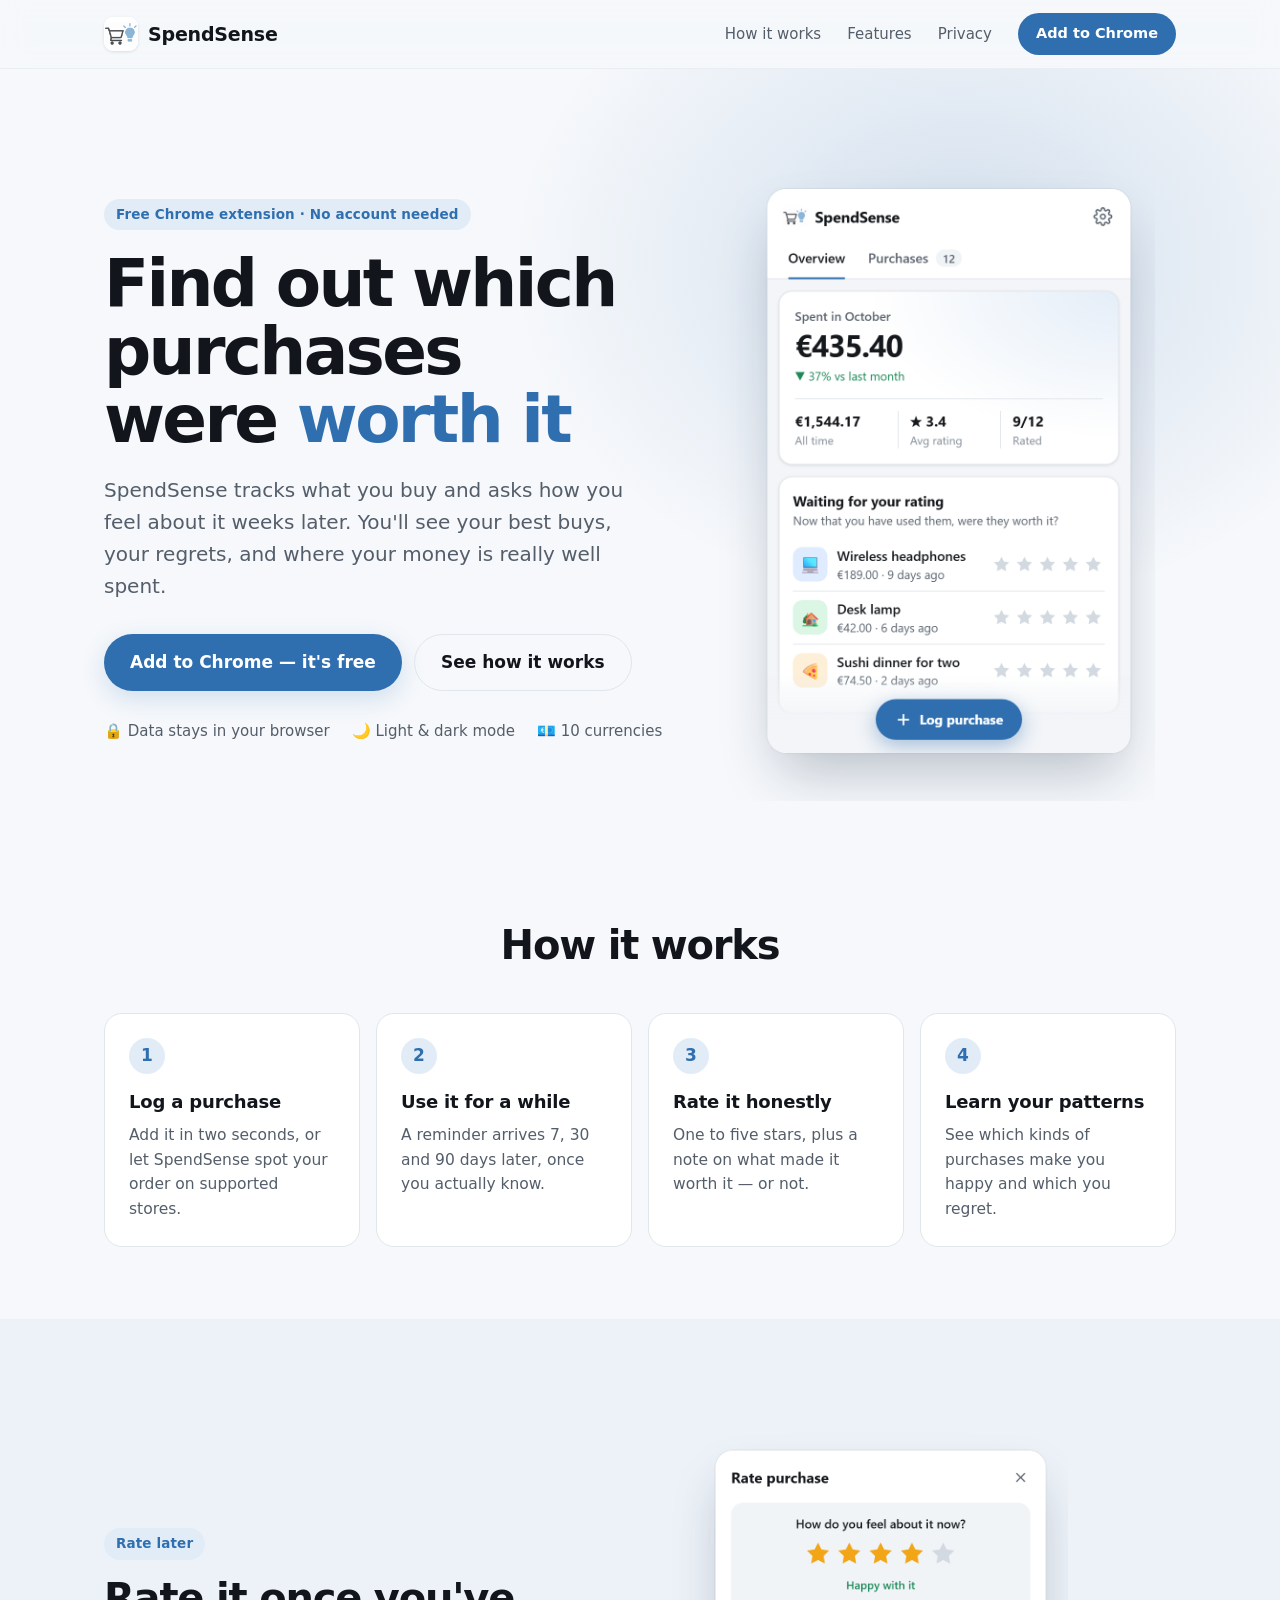
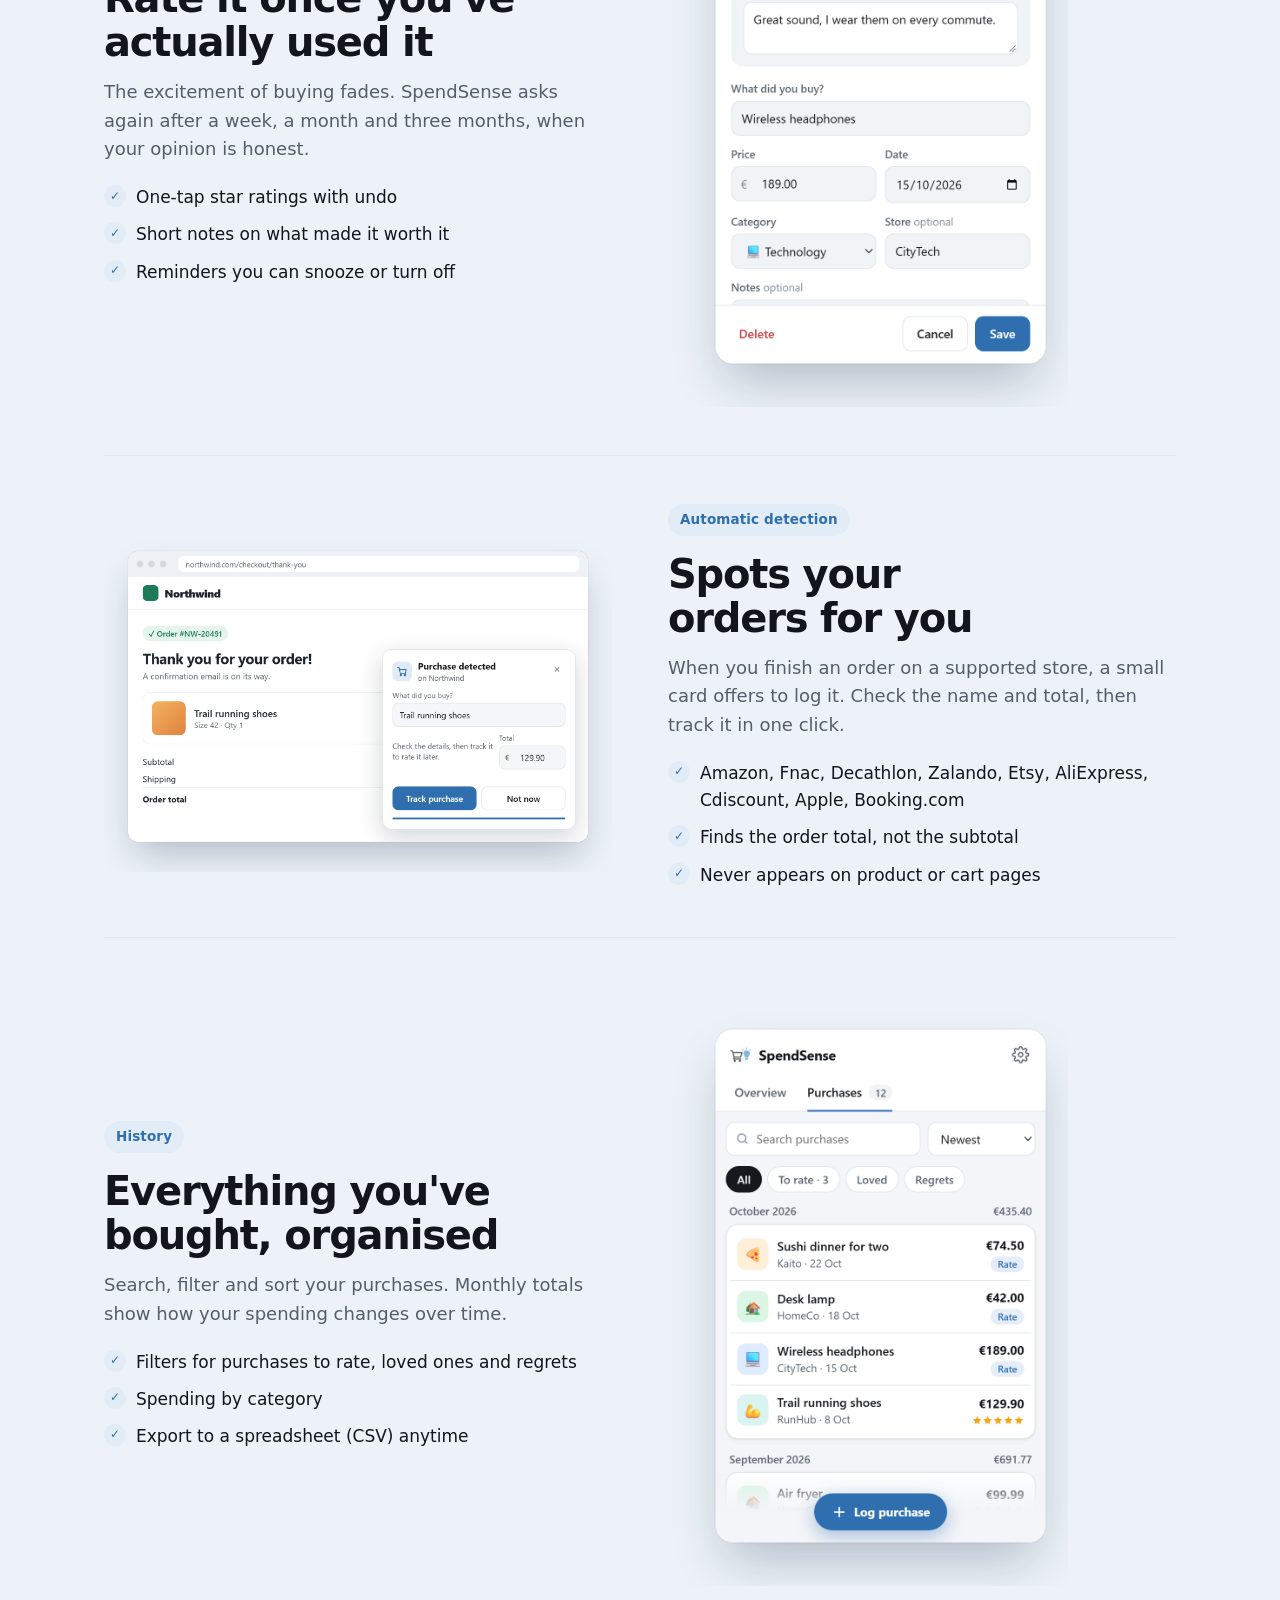
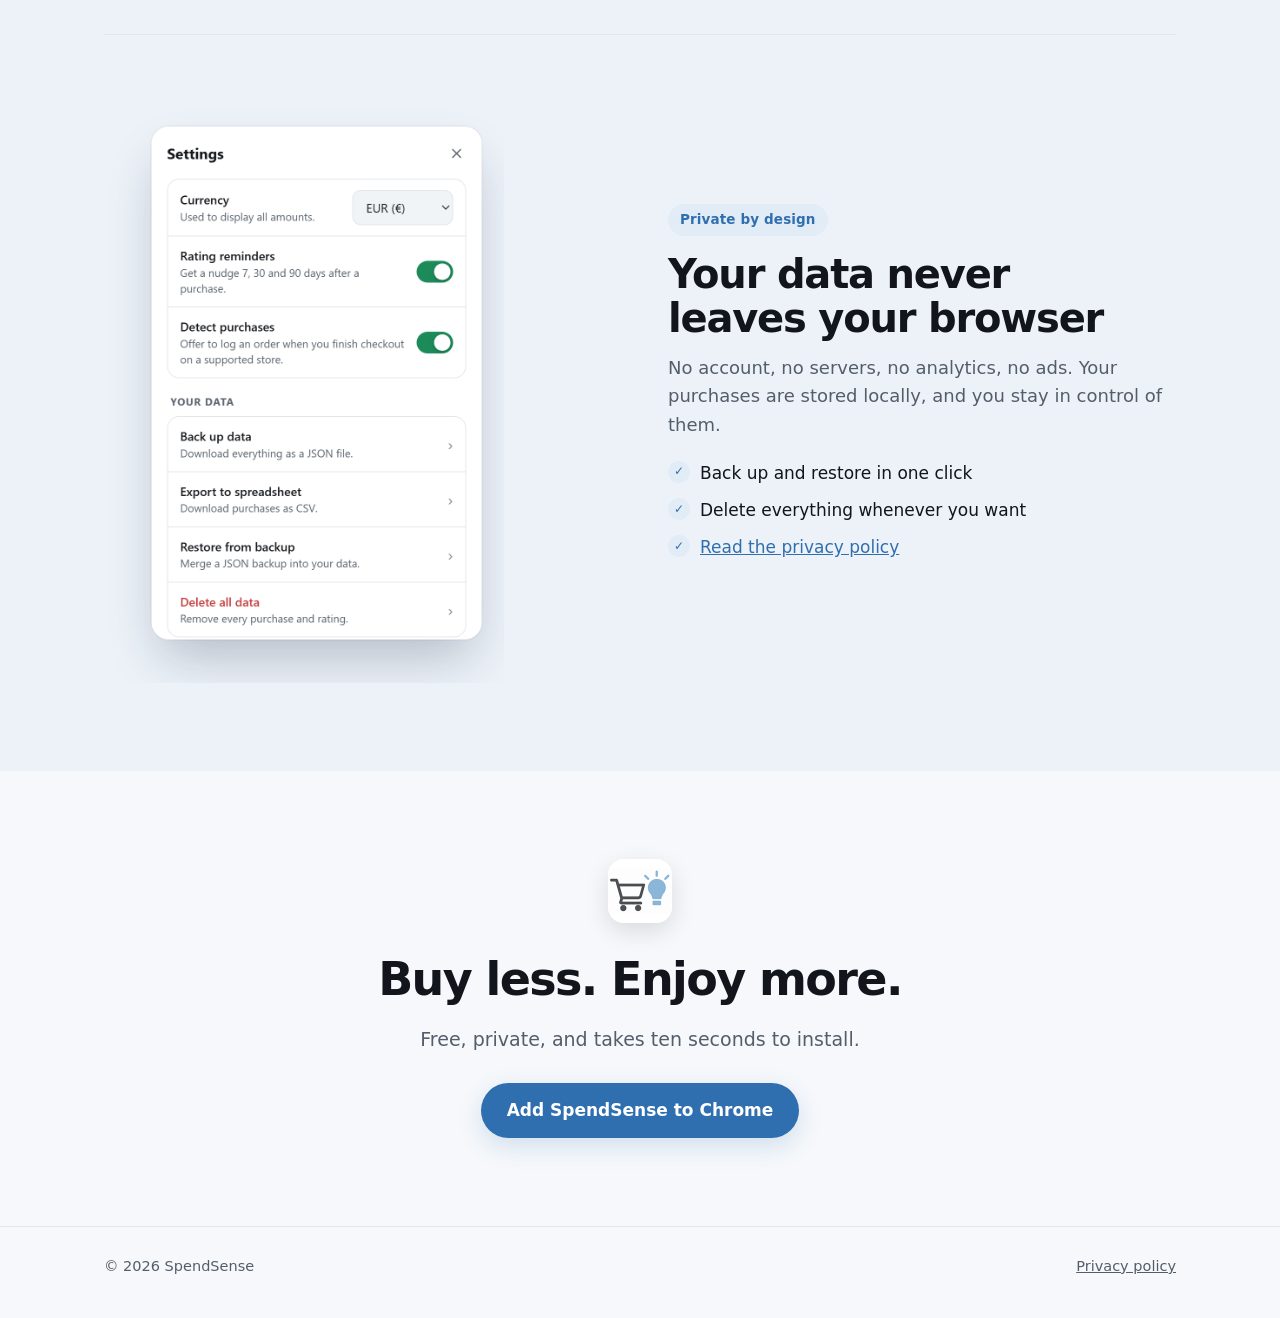
<file: index.html>
<!doctype html>
<html lang="en">
<head>
  <meta charset="utf-8">
  <meta name="viewport" content="width=device-width, initial-scale=1">
  <title>SpendSense — find out which purchases were worth it</title>
  <meta name="description" content="A free Chrome extension to log your purchases, rate them after using them, and learn which ones were really worth the money. Private: your data never leaves your browser.">
  <meta property="og:title" content="SpendSense — find out which purchases were worth it">
  <meta property="og:description" content="Log what you buy, rate it weeks later, and learn where your money is well spent. Free and private Chrome extension.">
  <meta property="og:image" content="https://guigui34-ship-it.github.io/spendsense-site/images/overview-light.png">
  <link rel="icon" href="images/icon.png">
  <link rel="stylesheet" href="style.css?v=2">
</head>
<body>
  <header class="site">
    <div class="wrap bar">
      <a class="logo" href="./"><img src="images/icon.png" alt="" width="34" height="34">SpendSense</a>
      <nav aria-label="Main">
        <a href="#how">How it works</a>
        <a href="#features">Features</a>
        <a href="privacy.html">Privacy</a>
        <a class="btn btn-small" href="https://chromewebstore.google.com/search/SpendSense">Add to Chrome</a>
      </nav>
    </div>
  </header>

  <main>
    <section class="hero">
      <div class="wrap hero-grid">
        <div class="hero-copy">
          <span class="eyebrow">Free Chrome extension · No account needed</span>
          <h1>Find out which purchases were <em>worth it</em></h1>
          <p class="lead">SpendSense tracks what you buy and asks how you feel about it weeks later. You'll see your best buys, your regrets, and where your money is really well spent.</p>
          <div class="actions">
            <a class="btn" href="https://chromewebstore.google.com/search/SpendSense">Add to Chrome — it's free</a>
            <a class="btn btn-ghost" href="#how">See how it works</a>
          </div>
          <ul class="trust">
            <li>🔒 Data stays in your browser</li>
            <li>🌙 Light &amp; dark mode</li>
            <li>💶 10 currencies</li>
          </ul>
        </div>
        <div class="hero-art">
          <picture>
            <source srcset="images/overview-dark.png" media="(prefers-color-scheme: dark)">
            <img src="images/overview-light.png" width="460" height="690" alt="The SpendSense popup: €435 spent this month, an average rating of 3.4 stars, and three purchases waiting for a rating">
          </picture>
        </div>
      </div>
    </section>

    <section class="how" id="how">
      <div class="wrap">
        <h2 class="section-title">How it works</h2>
        <ol class="steps">
          <li>
            <span class="num">1</span>
            <h3>Log a purchase</h3>
            <p>Add it in two seconds, or let SpendSense spot your order on supported stores.</p>
          </li>
          <li>
            <span class="num">2</span>
            <h3>Use it for a while</h3>
            <p>A reminder arrives 7, 30 and 90 days later, once you actually know.</p>
          </li>
          <li>
            <span class="num">3</span>
            <h3>Rate it honestly</h3>
            <p>One to five stars, plus a note on what made it worth it — or not.</p>
          </li>
          <li>
            <span class="num">4</span>
            <h3>Learn your patterns</h3>
            <p>See which kinds of purchases make you happy and which you regret.</p>
          </li>
        </ol>
      </div>
    </section>

    <section class="features" id="features">
      <div class="wrap">
        <article class="feature">
          <div class="feature-copy">
            <span class="eyebrow">Rate later</span>
            <h2>Rate it once you've actually used it</h2>
            <p>The excitement of buying fades. SpendSense asks again after a week, a month and three months, when your opinion is honest.</p>
            <ul class="checks">
              <li>One-tap star ratings with undo</li>
              <li>Short notes on what made it worth it</li>
              <li>Reminders you can snooze or turn off</li>
            </ul>
          </div>
          <div class="feature-art">
            <picture>
              <source srcset="images/rate-dark.png" media="(prefers-color-scheme: dark)">
              <img src="images/rate-light.png" width="460" height="690" loading="lazy" alt="Rating wireless headphones four stars with the note “Great sound, I wear them on every commute”">
            </picture>
          </div>
        </article>

        <article class="feature reverse">
          <div class="feature-copy">
            <span class="eyebrow">Automatic detection</span>
            <h2>Spots your orders for you</h2>
            <p>When you finish an order on a supported store, a small card offers to log it. Check the name and total, then track it in one click.</p>
            <ul class="checks">
              <li>Amazon, Fnac, Decathlon, Zalando, Etsy, AliExpress, Cdiscount, Apple, Booking.com</li>
              <li>Finds the order total, not the subtotal</li>
              <li>Never appears on product or cart pages</li>
            </ul>
          </div>
          <div class="feature-art wide">
            <img src="images/detect.png" width="840" height="580" loading="lazy" alt="A store's order confirmation page with the SpendSense “Purchase detected” card pre-filled with Trail running shoes, €129.90">
          </div>
        </article>

        <article class="feature">
          <div class="feature-copy">
            <span class="eyebrow">History</span>
            <h2>Everything you've bought, organised</h2>
            <p>Search, filter and sort your purchases. Monthly totals show how your spending changes over time.</p>
            <ul class="checks">
              <li>Filters for purchases to rate, loved ones and regrets</li>
              <li>Spending by category</li>
              <li>Export to a spreadsheet (CSV) anytime</li>
            </ul>
          </div>
          <div class="feature-art">
            <picture>
              <source srcset="images/list-dark.png" media="(prefers-color-scheme: dark)">
              <img src="images/list-light.png" width="460" height="690" loading="lazy" alt="The purchase list grouped by month, with search, filters and ratings">
            </picture>
          </div>
        </article>

        <article class="feature reverse">
          <div class="feature-copy">
            <span class="eyebrow">Private by design</span>
            <h2>Your data never leaves your browser</h2>
            <p>No account, no servers, no analytics, no ads. Your purchases are stored locally, and you stay in control of them.</p>
            <ul class="checks">
              <li>Back up and restore in one click</li>
              <li>Delete everything whenever you want</li>
              <li><a href="privacy.html">Read the privacy policy</a></li>
            </ul>
          </div>
          <div class="feature-art">
            <picture>
              <source srcset="images/settings-dark.png" media="(prefers-color-scheme: dark)">
              <img src="images/settings-light.png" width="460" height="690" loading="lazy" alt="SpendSense settings: currency, reminders, purchase detection, backup and export">
            </picture>
          </div>
        </article>
      </div>
    </section>

    <section class="closing">
      <div class="wrap closing-card">
        <img src="images/icon.png" alt="" width="64" height="64">
        <h2>Buy less. Enjoy more.</h2>
        <p>Free, private, and takes ten seconds to install.</p>
        <a class="btn" href="https://chromewebstore.google.com/search/SpendSense">Add SpendSense to Chrome</a>
      </div>
    </section>
  </main>

  <footer>
    <div class="wrap bar">
      <span>© 2026 SpendSense</span>
      <span><a href="privacy.html">Privacy policy</a></span>
    </div>
  </footer>
</body>
</html>
</file>
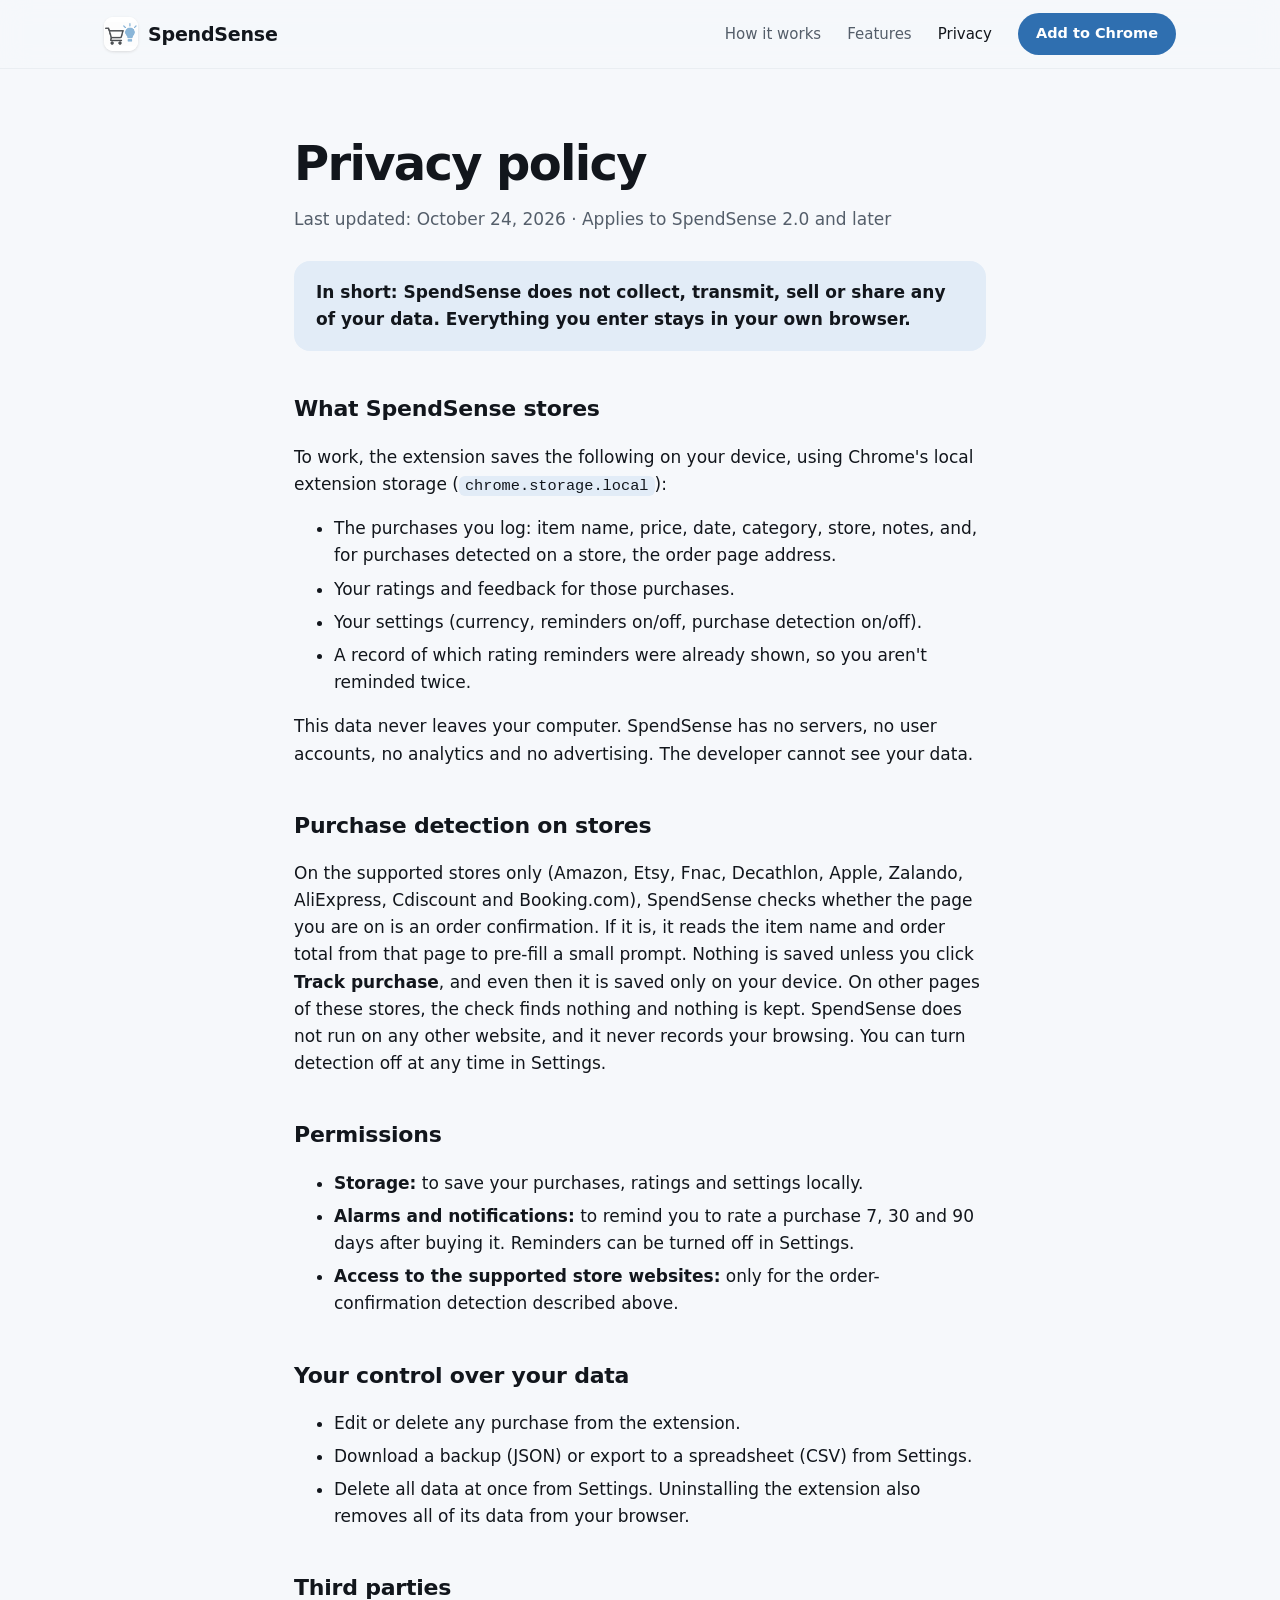
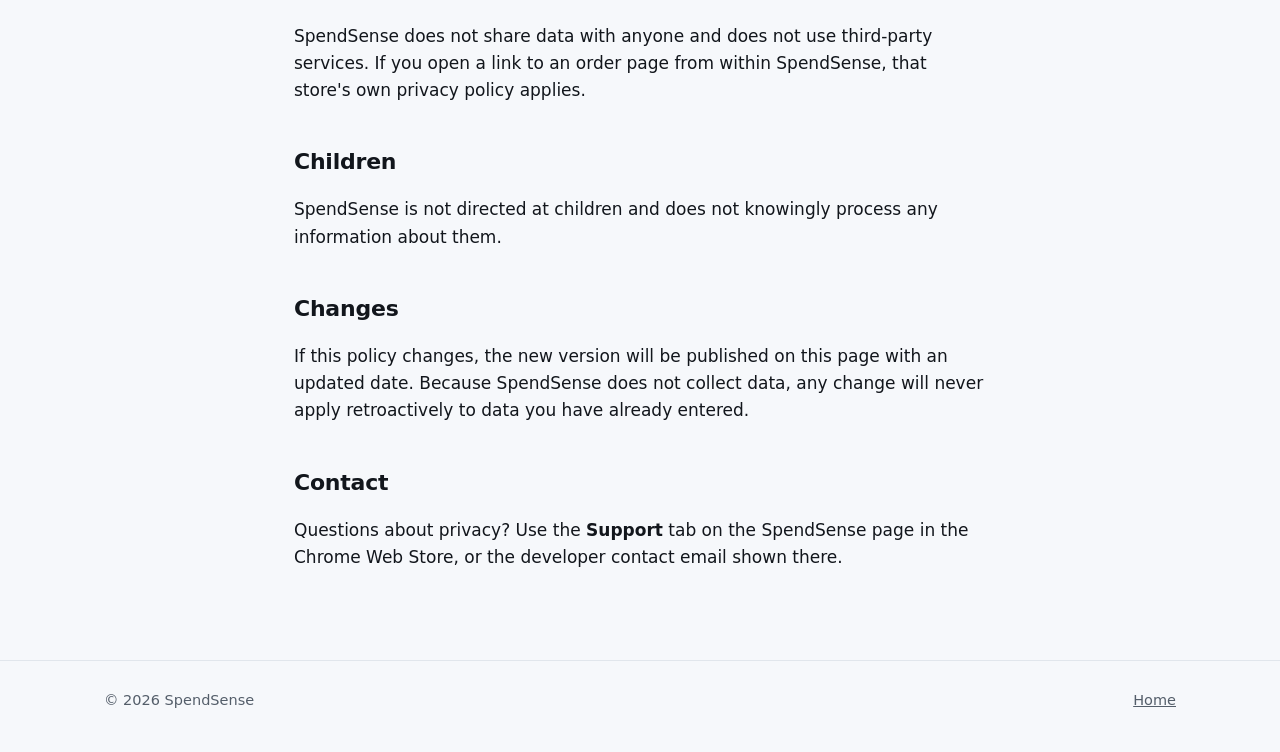
<file: privacy.html>
<!doctype html>
<html lang="en">
<head>
  <meta charset="utf-8">
  <meta name="viewport" content="width=device-width, initial-scale=1">
  <title>Privacy policy — SpendSense</title>
  <meta name="description" content="SpendSense privacy policy: your purchases are stored only in your browser and are never collected or shared.">
  <link rel="icon" href="images/icon.png">
  <link rel="stylesheet" href="style.css?v=2">
</head>
<body>
  <header class="site">
    <div class="wrap bar">
      <a class="logo" href="./"><img src="images/icon.png" alt="" width="34" height="34">SpendSense</a>
      <nav aria-label="Main">
        <a href="./#how">How it works</a>
        <a href="./#features">Features</a>
        <a href="privacy.html" aria-current="page">Privacy</a>
        <a class="btn btn-small" href="https://chromewebstore.google.com/search/SpendSense">Add to Chrome</a>
      </nav>
    </div>
  </header>

  <main class="wrap doc">
      <h1>Privacy policy</h1>
      <p class="updated">Last updated: October 24, 2026 · Applies to SpendSense 2.0 and later</p>

      <p class="callout">In short: SpendSense does not collect, transmit, sell or share any of your data. Everything you enter stays in your own browser.</p>

      <h2>What SpendSense stores</h2>
      <p>To work, the extension saves the following on your device, using Chrome's local extension storage (<code>chrome.storage.local</code>):</p>
      <ul>
        <li>The purchases you log: item name, price, date, category, store, notes, and, for purchases detected on a store, the order page address.</li>
        <li>Your ratings and feedback for those purchases.</li>
        <li>Your settings (currency, reminders on/off, purchase detection on/off).</li>
        <li>A record of which rating reminders were already shown, so you aren't reminded twice.</li>
      </ul>
      <p>This data never leaves your computer. SpendSense has no servers, no user accounts, no analytics and no advertising. The developer cannot see your data.</p>

      <h2>Purchase detection on stores</h2>
      <p>On the supported stores only (Amazon, Etsy, Fnac, Decathlon, Apple, Zalando, AliExpress, Cdiscount and Booking.com), SpendSense checks whether the page you are on is an order confirmation. If it is, it reads the item name and order total from that page to pre-fill a small prompt. Nothing is saved unless you click <strong>Track purchase</strong>, and even then it is saved only on your device. On other pages of these stores, the check finds nothing and nothing is kept. SpendSense does not run on any other website, and it never records your browsing. You can turn detection off at any time in Settings.</p>

      <h2>Permissions</h2>
      <ul>
        <li><strong>Storage:</strong> to save your purchases, ratings and settings locally.</li>
        <li><strong>Alarms and notifications:</strong> to remind you to rate a purchase 7, 30 and 90 days after buying it. Reminders can be turned off in Settings.</li>
        <li><strong>Access to the supported store websites:</strong> only for the order-confirmation detection described above.</li>
      </ul>

      <h2>Your control over your data</h2>
      <ul>
        <li>Edit or delete any purchase from the extension.</li>
        <li>Download a backup (JSON) or export to a spreadsheet (CSV) from Settings.</li>
        <li>Delete all data at once from Settings. Uninstalling the extension also removes all of its data from your browser.</li>
      </ul>

      <h2>Third parties</h2>
      <p>SpendSense does not share data with anyone and does not use third-party services. If you open a link to an order page from within SpendSense, that store's own privacy policy applies.</p>

      <h2>Children</h2>
      <p>SpendSense is not directed at children and does not knowingly process any information about them.</p>

      <h2>Changes</h2>
      <p>If this policy changes, the new version will be published on this page with an updated date. Because SpendSense does not collect data, any change will never apply retroactively to data you have already entered.</p>

      <h2>Contact</h2>
      <p>Questions about privacy? Use the <strong>Support</strong> tab on the SpendSense page in the Chrome Web Store, or the developer contact email shown there.</p>
  </main>

  <footer>
    <div class="wrap bar">
      <span>© 2026 SpendSense</span>
      <span><a href="./">Home</a></span>
    </div>
  </footer>
</body>
</html>
</file>
<file: style.css>
:root {
  --bg: #f6f8fb;
  --bg-alt: #edf2f8;
  --surface: #ffffff;
  --line: #e1e6ec;
  --fg: #12161c;
  --muted: #545e6a;
  --accent: #2f6fb0;
  --accent-hover: #285f98;
  --accent-soft: #e2ecf7;
  --accent-fg: #ffffff;
  --glow: rgba(47, 111, 176, 0.18);
  color-scheme: light dark;
}

@media (prefers-color-scheme: dark) {
  :root {
    --bg: #0d1014;
    --bg-alt: #12171d;
    --surface: #171b21;
    --line: #262c34;
    --fg: #eef1f4;
    --muted: #a2abb6;
    --accent: #7db3e6;
    --accent-hover: #95c2ec;
    --accent-soft: #1a2a3b;
    --accent-fg: #0b1622;
    --glow: rgba(125, 179, 230, 0.16);
  }
}

* { box-sizing: border-box; }

html { scroll-behavior: smooth; scroll-padding-top: 80px; }

body {
  margin: 0;
  background: var(--bg);
  color: var(--fg);
  font: 17px/1.6 system-ui, -apple-system, "Segoe UI", Roboto, "Helvetica Neue", sans-serif;
  -webkit-font-smoothing: antialiased;
}

img { max-width: 100%; height: auto; display: block; }
a { color: var(--accent); }
h1, h2, h3 { text-wrap: balance; }

.wrap { max-width: 1120px; margin: 0 auto; padding: 0 24px; }
.bar { display: flex; align-items: center; justify-content: space-between; gap: 16px; }

/* Header */

header.site {
  position: sticky;
  top: 0;
  z-index: 10;
  background: color-mix(in srgb, var(--bg) 82%, transparent);
  backdrop-filter: saturate(160%) blur(14px);
  -webkit-backdrop-filter: saturate(160%) blur(14px);
  border-bottom: 1px solid color-mix(in srgb, var(--line) 60%, transparent);
}

header.site .bar { height: 68px; }

.logo {
  display: flex;
  align-items: center;
  gap: 10px;
  color: inherit;
  font-weight: 750;
  font-size: 19px;
  letter-spacing: -0.01em;
  text-decoration: none;
}

.logo img { border-radius: 9px; background: #fff; box-shadow: 0 1px 3px rgba(0, 0, 0, 0.12); }

nav { display: flex; align-items: center; gap: 26px; }
nav a { color: var(--muted); text-decoration: none; font-size: 15px; font-weight: 500; }
nav a:hover, nav a[aria-current="page"] { color: var(--fg); }

/* Buttons */

.btn {
  display: inline-flex;
  align-items: center;
  justify-content: center;
  padding: 14px 26px;
  border-radius: 999px;
  background: var(--accent);
  color: var(--accent-fg);
  font-weight: 650;
  text-decoration: none;
  box-shadow: 0 8px 24px var(--glow);
  transition: background 0.15s ease, transform 0.15s ease;
}

.btn:hover { background: var(--accent-hover); transform: translateY(-1px); }

nav .btn.btn-small { padding: 9px 18px; font-size: 14.5px; color: var(--accent-fg); box-shadow: none; }

.btn-ghost {
  background: transparent;
  color: var(--fg);
  border: 1px solid var(--line);
  box-shadow: none;
}

.btn-ghost:hover { background: var(--surface); }

.eyebrow {
  display: inline-block;
  padding: 5px 12px;
  border-radius: 999px;
  background: var(--accent-soft);
  color: var(--accent);
  font-size: 13.5px;
  font-weight: 650;
  letter-spacing: 0.01em;
}

/* Hero */

.hero {
  position: relative;
  overflow: hidden;
  padding: 72px 0 56px;
}

.hero::before {
  content: "";
  position: absolute;
  inset: -20% -10% auto 40%;
  height: 700px;
  background: radial-gradient(closest-side, var(--glow), transparent);
  pointer-events: none;
}

.hero-grid {
  position: relative;
  display: grid;
  grid-template-columns: 1.1fr 0.9fr;
  align-items: center;
  gap: 48px;
}

.hero h1 {
  font-size: clamp(40px, 5.6vw, 66px);
  line-height: 1.03;
  letter-spacing: -0.04em;
  margin: 20px 0 20px;
}

.hero h1 em { font-style: normal; color: var(--accent); }

.lead { font-size: 20px; color: var(--muted); max-width: 540px; margin: 0 0 32px; }

.actions { display: flex; flex-wrap: wrap; gap: 12px; }

.trust {
  display: flex;
  flex-wrap: wrap;
  gap: 8px 22px;
  list-style: none;
  padding: 0;
  margin: 28px 0 0;
  color: var(--muted);
  font-size: 15px;
}

.hero-art { display: flex; justify-content: center; }
.hero-art img { width: min(440px, 100%); }

/* How it works */

.how { padding: 56px 0 72px; }

.section-title {
  font-size: clamp(30px, 3.6vw, 40px);
  letter-spacing: -0.03em;
  text-align: center;
  margin: 0 0 36px;
}

.steps {
  list-style: none;
  padding: 0;
  margin: 0;
  display: grid;
  grid-template-columns: repeat(4, 1fr);
  gap: 16px;
}

.steps li {
  background: var(--surface);
  border: 1px solid var(--line);
  border-radius: 18px;
  padding: 24px;
}

.num {
  display: grid;
  place-items: center;
  width: 36px;
  height: 36px;
  border-radius: 50%;
  background: var(--accent-soft);
  color: var(--accent);
  font-weight: 800;
  margin-bottom: 14px;
}

.steps h3 { margin: 0 0 6px; font-size: 18px; letter-spacing: -0.01em; }
.steps p { margin: 0; color: var(--muted); font-size: 15.5px; }

/* Features */

.features { background: var(--bg-alt); padding: 40px 0; }

.feature {
  display: grid;
  grid-template-columns: 1fr 1fr;
  align-items: center;
  gap: 56px;
  padding: 48px 0;
}

.feature + .feature { border-top: 1px solid var(--line); }

.feature.reverse .feature-copy { order: 2; }

.feature h2 {
  font-size: clamp(28px, 3.4vw, 40px);
  line-height: 1.1;
  letter-spacing: -0.03em;
  margin: 16px 0 14px;
}

.feature-copy > p { color: var(--muted); font-size: 18px; margin: 0 0 20px; max-width: 500px; }

.checks { list-style: none; padding: 0; margin: 0; display: grid; gap: 10px; }

.checks li { position: relative; padding-left: 32px; font-weight: 500; }

.checks li::before {
  content: "✓";
  position: absolute;
  left: 0;
  top: 1px;
  display: grid;
  place-items: center;
  width: 22px;
  height: 22px;
  border-radius: 50%;
  background: var(--accent-soft);
  color: var(--accent);
  font-size: 12px;
  font-weight: 800;
}

.feature-art { display: flex; justify-content: center; }
.feature-art img { width: min(400px, 100%); }
.feature-art.wide img { width: 100%; max-width: 620px; }

/* Closing call to action */

.closing { padding: 88px 0; }

.closing-card {
  display: flex;
  flex-direction: column;
  align-items: center;
  text-align: center;
}

.closing-card img { border-radius: 16px; background: #fff; box-shadow: 0 8px 24px rgba(0, 0, 0, 0.12); margin-bottom: 20px; }
.closing-card h2 { font-size: clamp(32px, 4vw, 46px); letter-spacing: -0.035em; margin: 0 0 8px; }
.closing-card p { color: var(--muted); font-size: 19px; margin: 0 0 28px; }

/* Privacy policy page */

.doc { max-width: 740px; padding-top: 24px; padding-bottom: 72px; }
.doc h1 { font-size: clamp(36px, 5vw, 48px); letter-spacing: -0.035em; margin: 32px 0 4px; }
.doc h2 { font-size: 22px; letter-spacing: -0.01em; margin: 40px 0 8px; }
.doc .updated { color: var(--muted); margin: 0 0 28px; }
.doc li { margin-bottom: 6px; }
.doc code { font-size: 0.9em; background: var(--accent-soft); padding: 1px 6px; border-radius: 6px; }

.callout {
  background: var(--accent-soft);
  border-radius: 16px;
  padding: 18px 22px;
  font-weight: 550;
}

/* Footer */

footer {
  border-top: 1px solid var(--line);
  padding: 28px 0 40px;
  color: var(--muted);
  font-size: 14.5px;
}

footer a { color: inherit; }

/* Responsive */

@media (max-width: 900px) {
  .hero { padding-top: 48px; }
  .hero-grid, .feature { grid-template-columns: 1fr; gap: 32px; }
  .hero-copy { text-align: center; }
  .lead { margin-left: auto; margin-right: auto; }
  .actions, .trust { justify-content: center; }
  .feature.reverse .feature-copy { order: 0; }
  .steps { grid-template-columns: 1fr 1fr; }
}

@media (max-width: 640px) {
  nav a:not(.btn) { display: none; }
  .steps { grid-template-columns: 1fr; }
  .feature { padding: 36px 0; }
}

@media (prefers-reduced-motion: reduce) {
  html { scroll-behavior: auto; }
  .btn { transition: none; }
}
</file>
